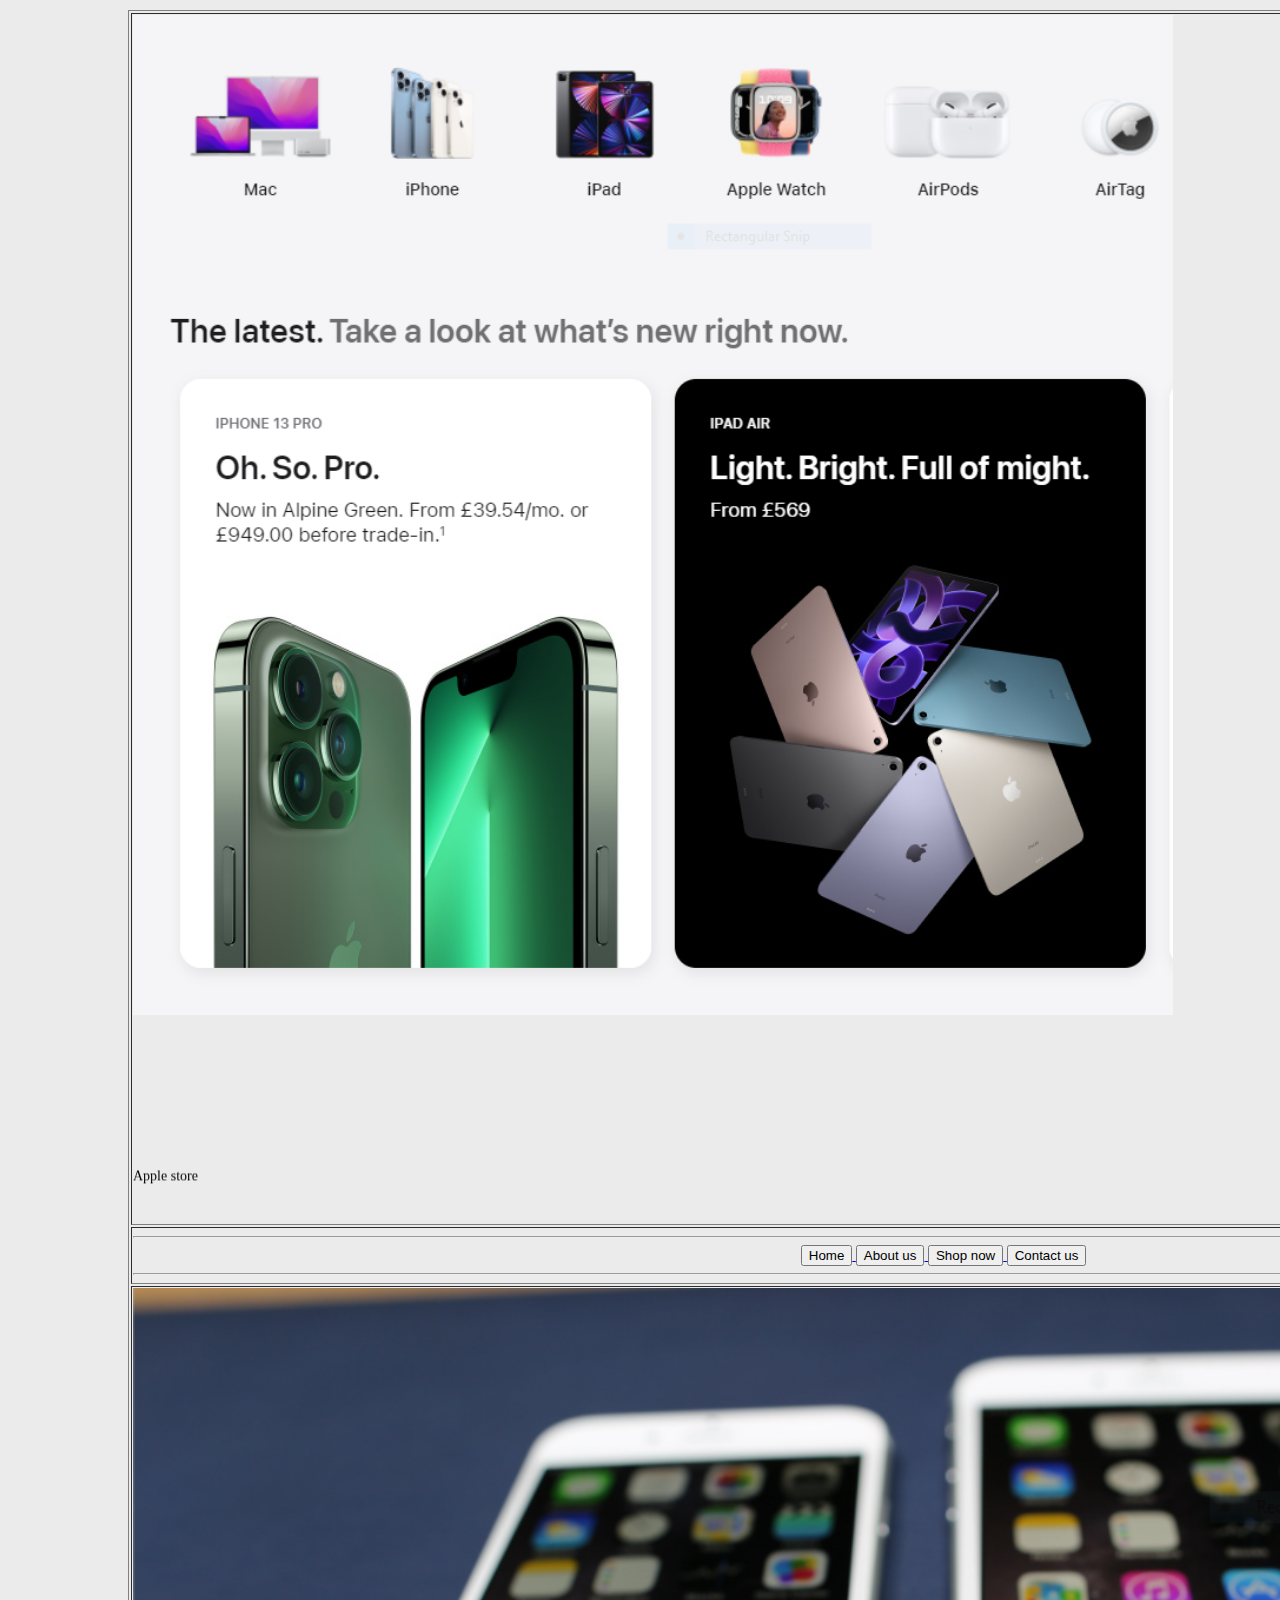
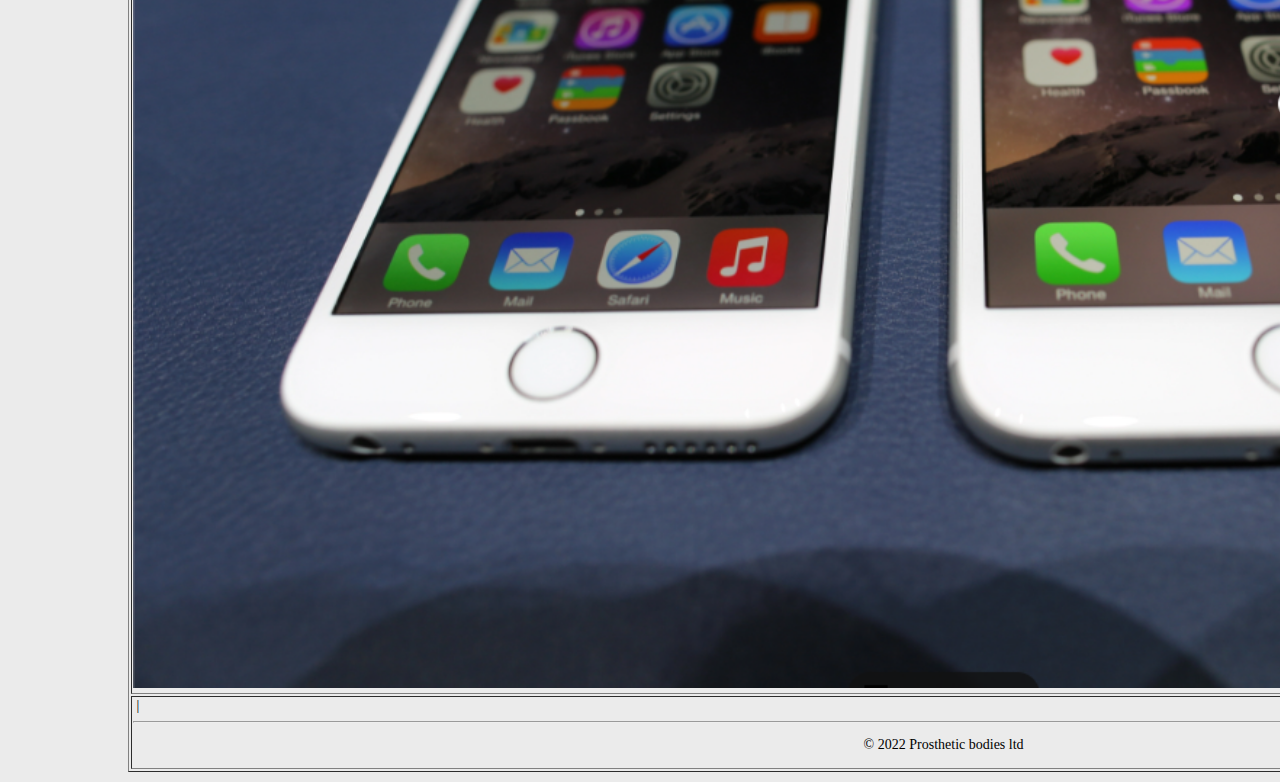
<file: Index.html>
<!doctype html>
<html lang="en">
	<head>
		<meta charset="utf-8">
		<meta name="viewport" content="width=device-width, initial-scale=1">
		<title>Phones</title>
		<link href="https://cdn.jsdelivr.net/npm/bootstrap@5.2.0-beta1/dist/css/bootstrap.min.css" rel="stylesheet" integrity="sha384-0evHe/X+R7YkIZDRvuzKMRqM+OrBnVFBL6DOitfPri4tjfHxaWutUpFmBp4vmVor" crossorigin="anonymous">
		<link rel="stylesheet" href="css/style.css">
	</head>
		
	<body>
		<table class="maintable" border="1">
			<tbody>
				<tr class="height: 18px;">
					<td class="widthtt"><img alt="Location B" src="images/phone9.PNG" height="1000px">
					<marquee width="200%" direction="up" height="200px">
					Apple store
					</marquee>
					</td>
				</tr>
				<tr class="widthtt">
					<td class="widthtt" style="text-align:center;" colspan="3">
					<hr>
					<a href="index.html">
					<button class="button1">Home</button>   
					</a>
					<a href="about.html">
					<button class="button1">About us</button>  
					</a>

					<a href="shop.html">
					<button class="button1">Shop now</button>   
					</a>
					<a href="contact.html">
					<button class="button1">Contact us</button>
					</a>
					<hr>
					</td> 
				</tr>
				<tr class="height: 18px;">
					<td class="widthtt"><img alt="Location B" src="images/phone7.PNG" height="1000px">
				
					
				</tr>
				<tr class="widthtt">
					<td class="widthtt" colspan="3">&nbsp;|
				<hr>
				<p style="text-align:center;">&copy; 2022 Prosthetic bodies ltd</p></td>
				</tr>
					</td>
			</tbody>
		</table>
	<script src="https://cdn.jsdelivr.net/npm/bootstrap@5.2.0-beta1/dist/js/bootstrap.bundle.min.js" integrity="sha384-pprn3073KE6tl6bjs2QrFaJGz5/SUsLqktiwsUTF55Jfv3qYSDhgCecCxMW52nD2" crossorigin="anonymous"></script>
	</body>
</html>
</file>
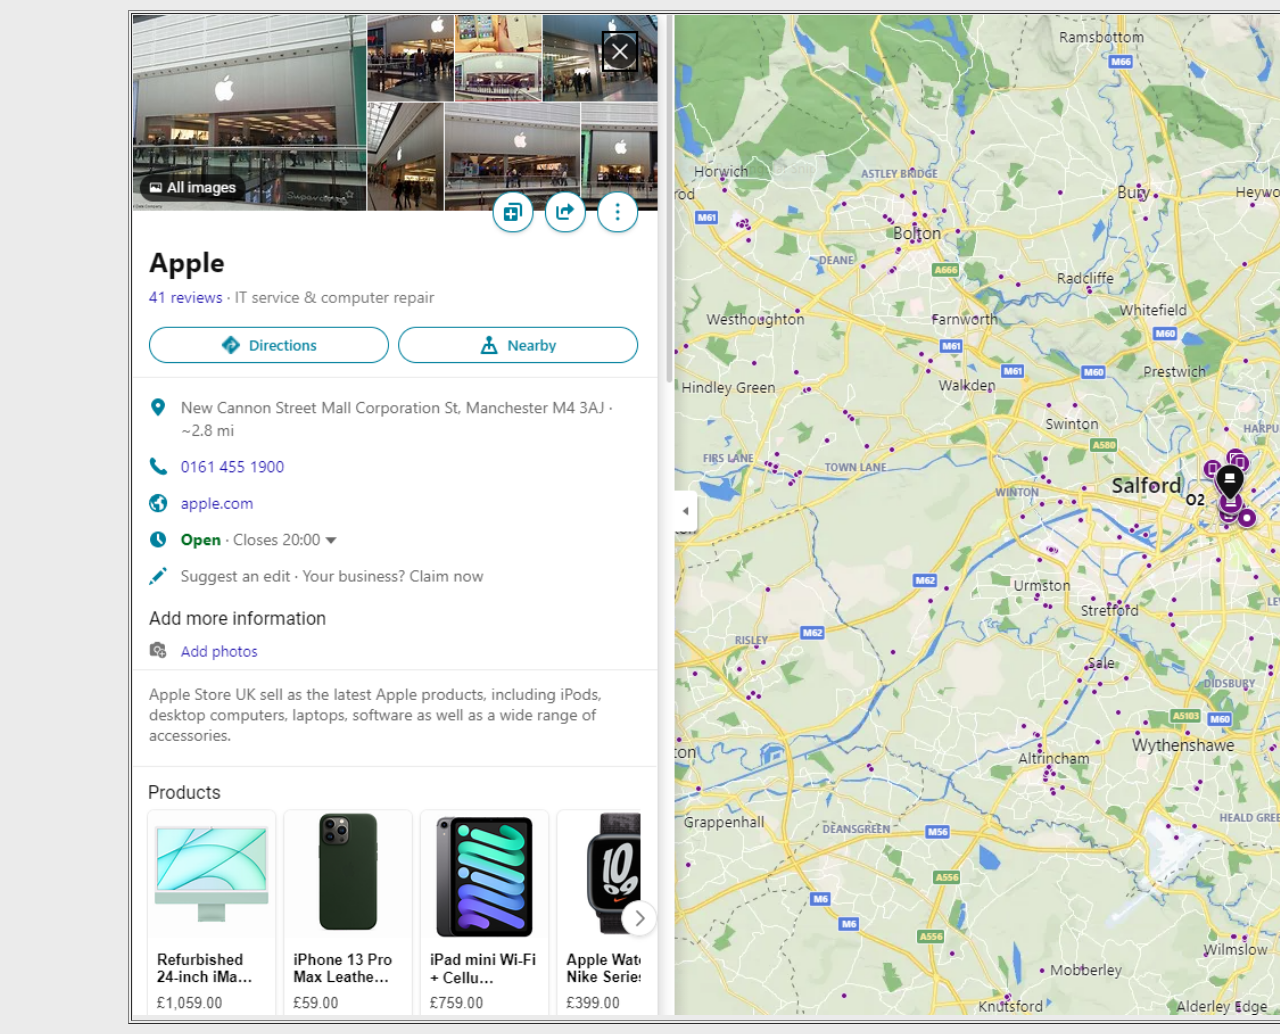
<file: about.html>
<!doctype html>
<html lang="en">
	<head>
		<meta charset="utf-8">
		<meta name="viewport" content="width=device-width, initial-scale=1">
		<title>About us </title>
		<link href="https://cdn.jsdelivr.net/npm/bootstrap@5.2.0-beta1/dist/css/bootstrap.min.css" rel="stylesheet" integrity="sha384-0evHe/X+R7YkIZDRvuzKMRqM+OrBnVFBL6DOitfPri4tjfHxaWutUpFmBp4vmVor" crossorigin="anonymous">
		<link rel="stylesheet" href="css/style.css">
	</head>
		
	<body>
		<table class="maintable" border="1">
			<tbody>
				<tr class="height: 18px;">
					<td class="widthtt"><img alt="" src="images/phone2.PNG" height="1000px">
			</tbody>
		</table>
	<script src="https://cdn.jsdelivr.net/npm/bootstrap@5.2.0-beta1/dist/js/bootstrap.bundle.min.js" integrity="sha384-pprn3073KE6tl6bjs2QrFaJGz5/SUsLqktiwsUTF55Jfv3qYSDhgCecCxMW52nD2" crossorigin="anonymous"></script>
	</body>
</html>
</file>
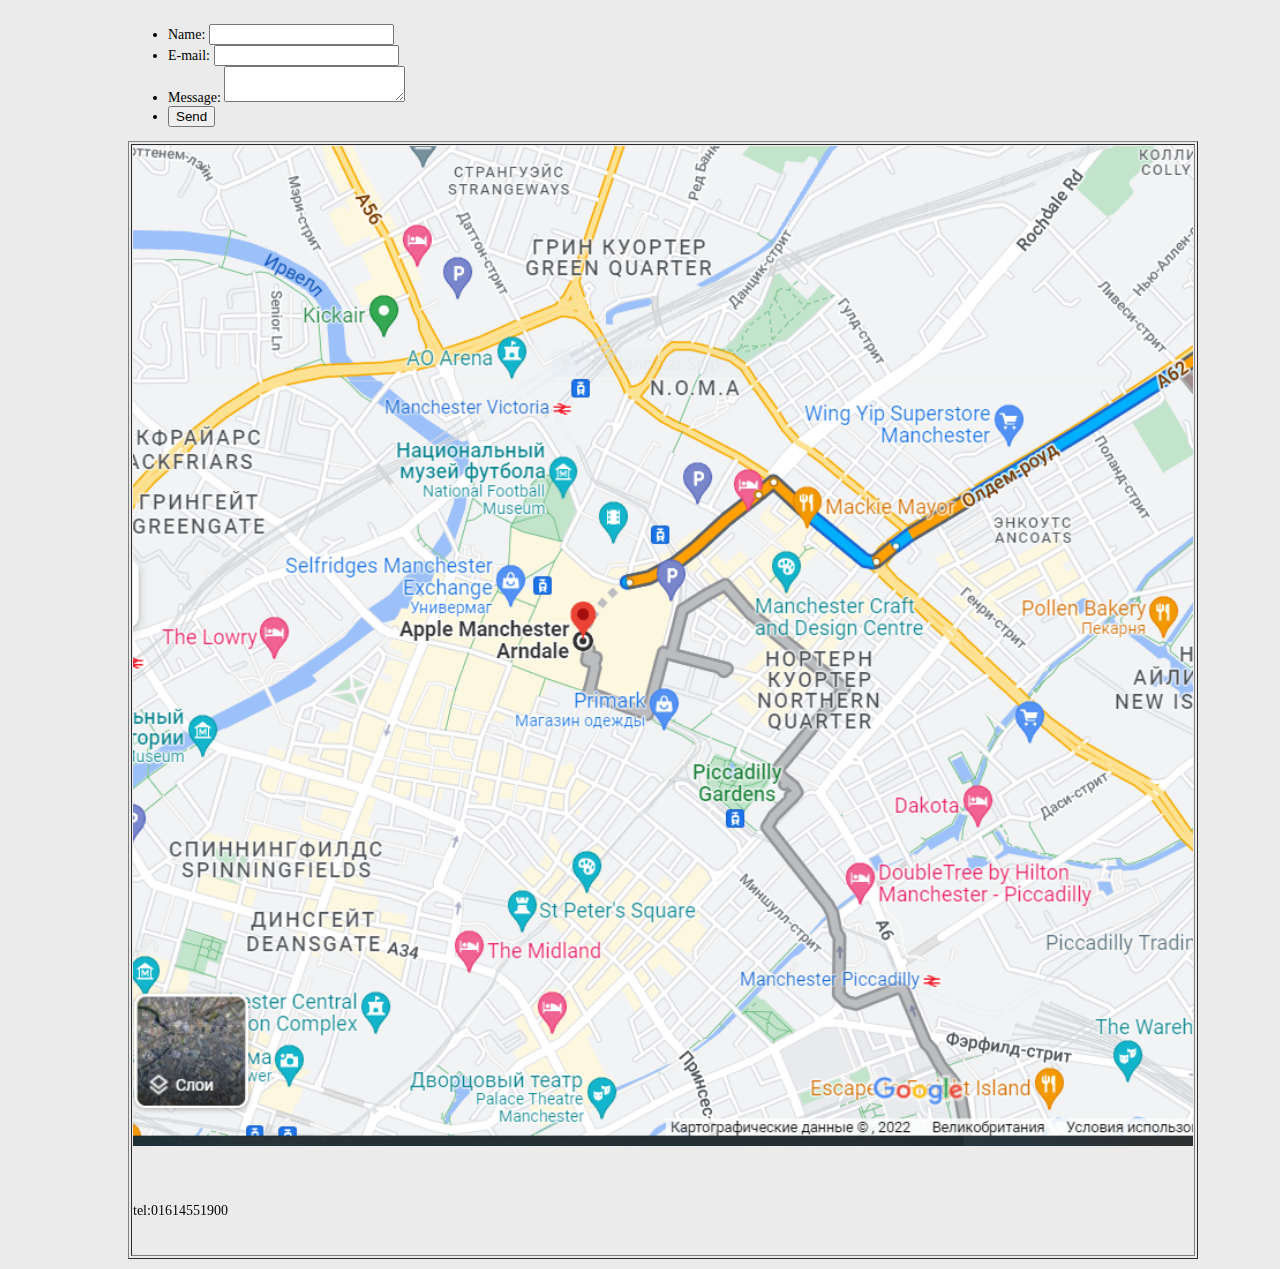
<file: contact.html>
<!doctype html>
<html lang="en">
	<head>
		<meta charset="utf-8">
		<meta name="viewport" content="width=device-width, initial-scale=1">
		<title>Contact us </title>
		<link href="https://cdn.jsdelivr.net/npm/bootstrap@5.2.0-beta1/dist/css/bootstrap.min.css" rel="stylesheet" integrity="sha384-0evHe/X+R7YkIZDRvuzKMRqM+OrBnVFBL6DOitfPri4tjfHxaWutUpFmBp4vmVor" crossorigin="anonymous">
		<link rel="stylesheet" href="css/style.css">
	</head>
		
	<body>
		<script src="myform.js"></script>
		<form name="myform" onsubmit="return validateform()" >
			<ul>
				<li>
					<!-- Create a name field -->
					<label>Name:</label>
					<input type="text" name="name" />
				</li>
				<li>
					<!-- Create an email field -->
					<label>E-mail:</label>
					<input type="email" name="email" />
				</li>
				<li>
					<!-- Create a message field -->
					<label>Message:</label>
					<textarea name="message" ></textarea>
				</li>
				<li>
					<!-- Create a submit button -->
					<input type="submit" value="Send"> 
				</li>
			</ul>
		<!-- Close the form tag -->
		</form>
	
	
		<table class="maintable" border="1">
			<tbody>
				<tr class="height: 18px;">
					<td class="widthtt"><img alt="Location B" src="images/phone4.PNG" height="1000px">
					<marquee width="100%" direction="up" height="100px">
					tel:01614551900
					</marquee>
			</tbody>
		</table>
	<script src="https://cdn.jsdelivr.net/npm/bootstrap@5.2.0-beta1/dist/js/bootstrap.bundle.min.js" integrity="sha384-pprn3073KE6tl6bjs2QrFaJGz5/SUsLqktiwsUTF55Jfv3qYSDhgCecCxMW52nD2" crossorigin="anonymous"></script>
	</body>
</html>
</file>
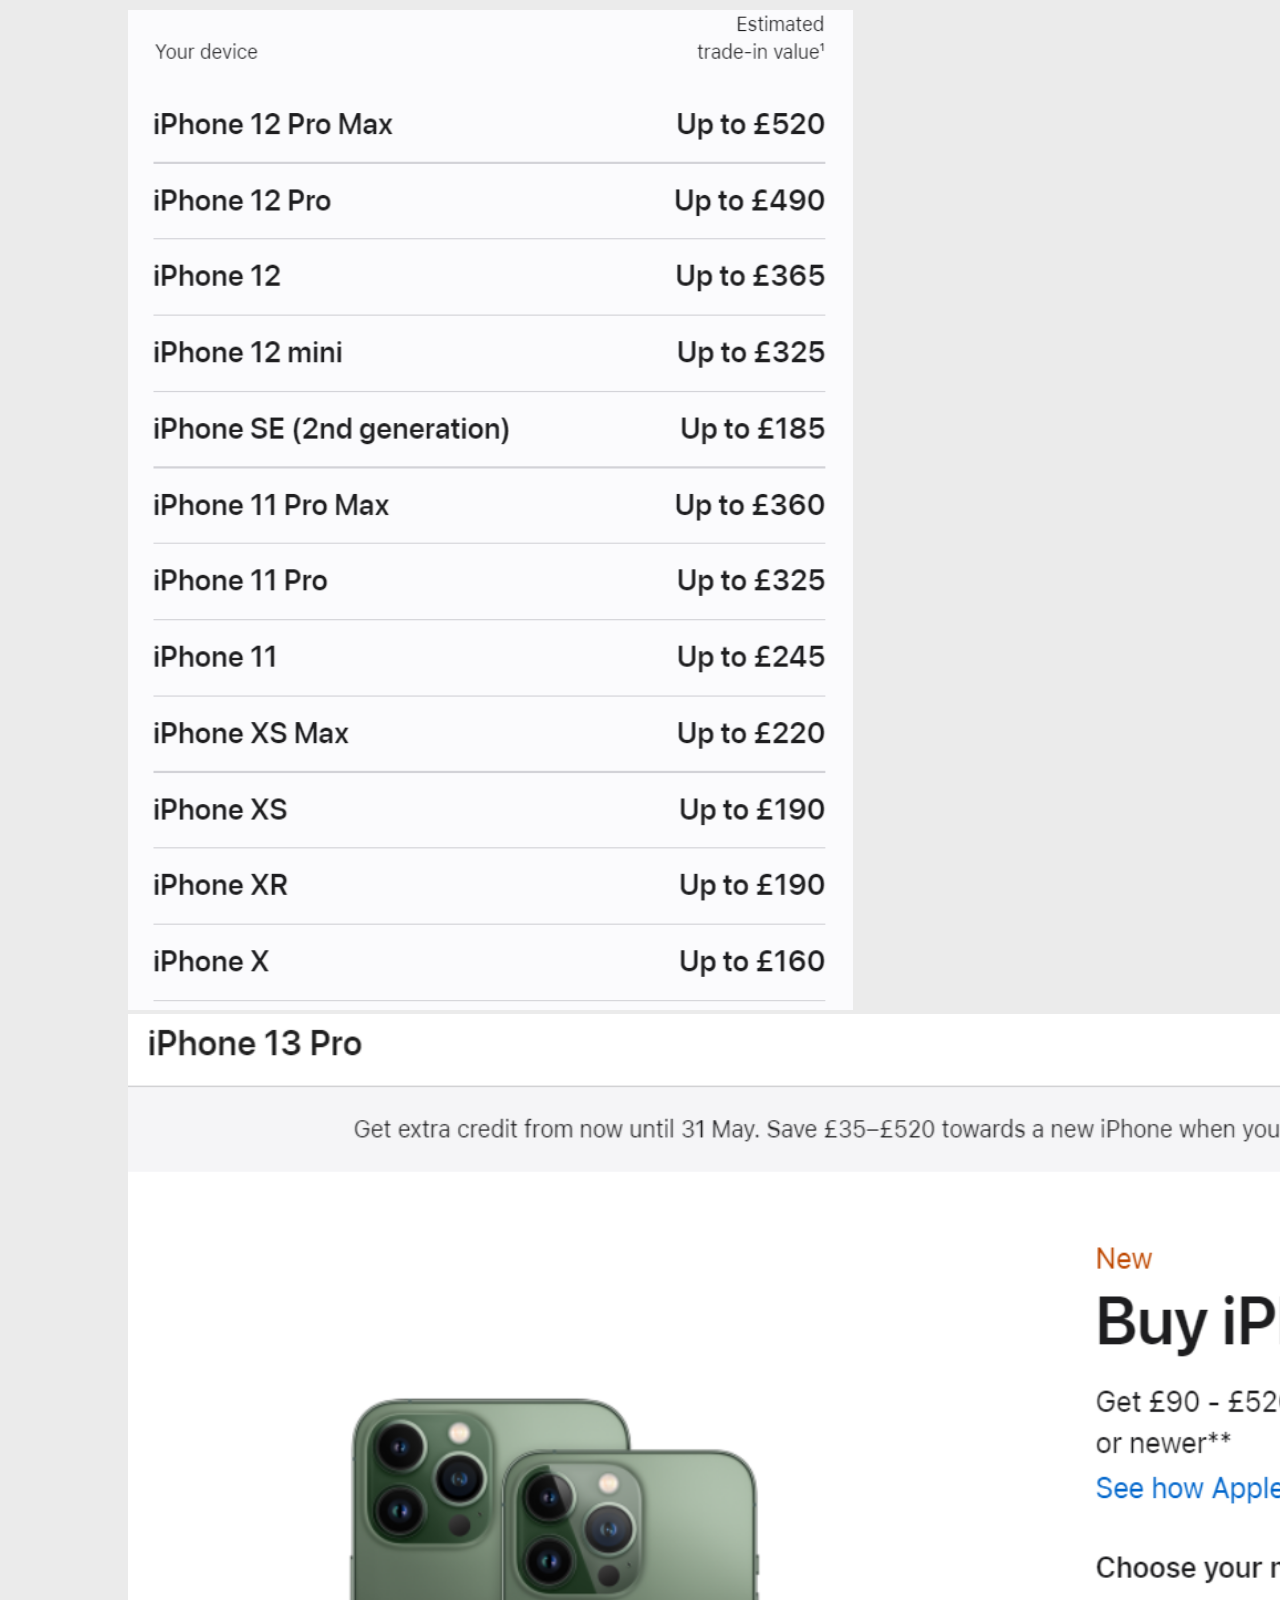
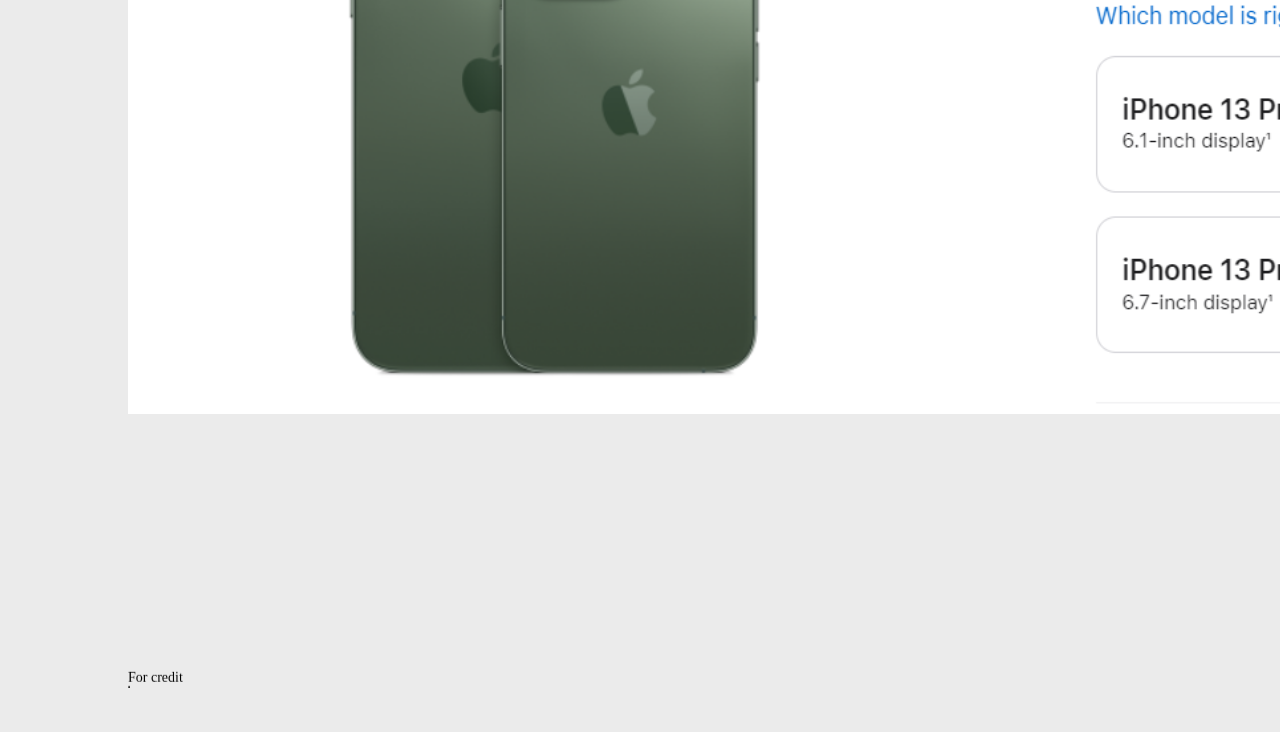
<file: shop.html>
<!doctype html>
<html lang="en">
	<head>
		<meta charset="utf-8">
		<meta name="viewport" content="width=device-width, initial-scale=1">
		<title>Shop now </title>
		<link href="https://cdn.jsdelivr.net/npm/bootstrap@5.2.0-beta1/dist/css/bootstrap.min.css" rel="stylesheet" integrity="sha384-0evHe/X+R7YkIZDRvuzKMRqM+OrBnVFBL6DOitfPri4tjfHxaWutUpFmBp4vmVor" crossorigin="anonymous">
		<link rel="stylesheet" href="css/style.css">
	</head>
		<td class="widthtt"><img alt="" src="images/phone5.PNG" height="1000px">
		<td class="widthtt"><img alt="" src="images/phone6.PNG" height="1000px">
		<marquee width="300%" direction="up" height="300px">
					For credit
	<body>
		<table class="maintable" border="1">
			<tbody>
				<tr class="height: 18px;">
					
				</tr>
					</td>
			</tbody>
		</table>
	<script src="https://cdn.jsdelivr.net/npm/bootstrap@5.2.0-beta1/dist/js/bootstrap.bundle.min.js" integrity="sha384-pprn3073KE6tl6bjs2QrFaJGz5/SUsLqktiwsUTF55Jfv3qYSDhgCecCxMW52nD2" crossorigin="anonymous"></script>
	</body>
</html>
</file>
<file: css/style.css>
body            
{
    margin:auto;
    width:1024px;
    padding:10px;
    background-color:#ebebeb;
    font-size:14px;
    font-family:Verdana;
}
</file>
